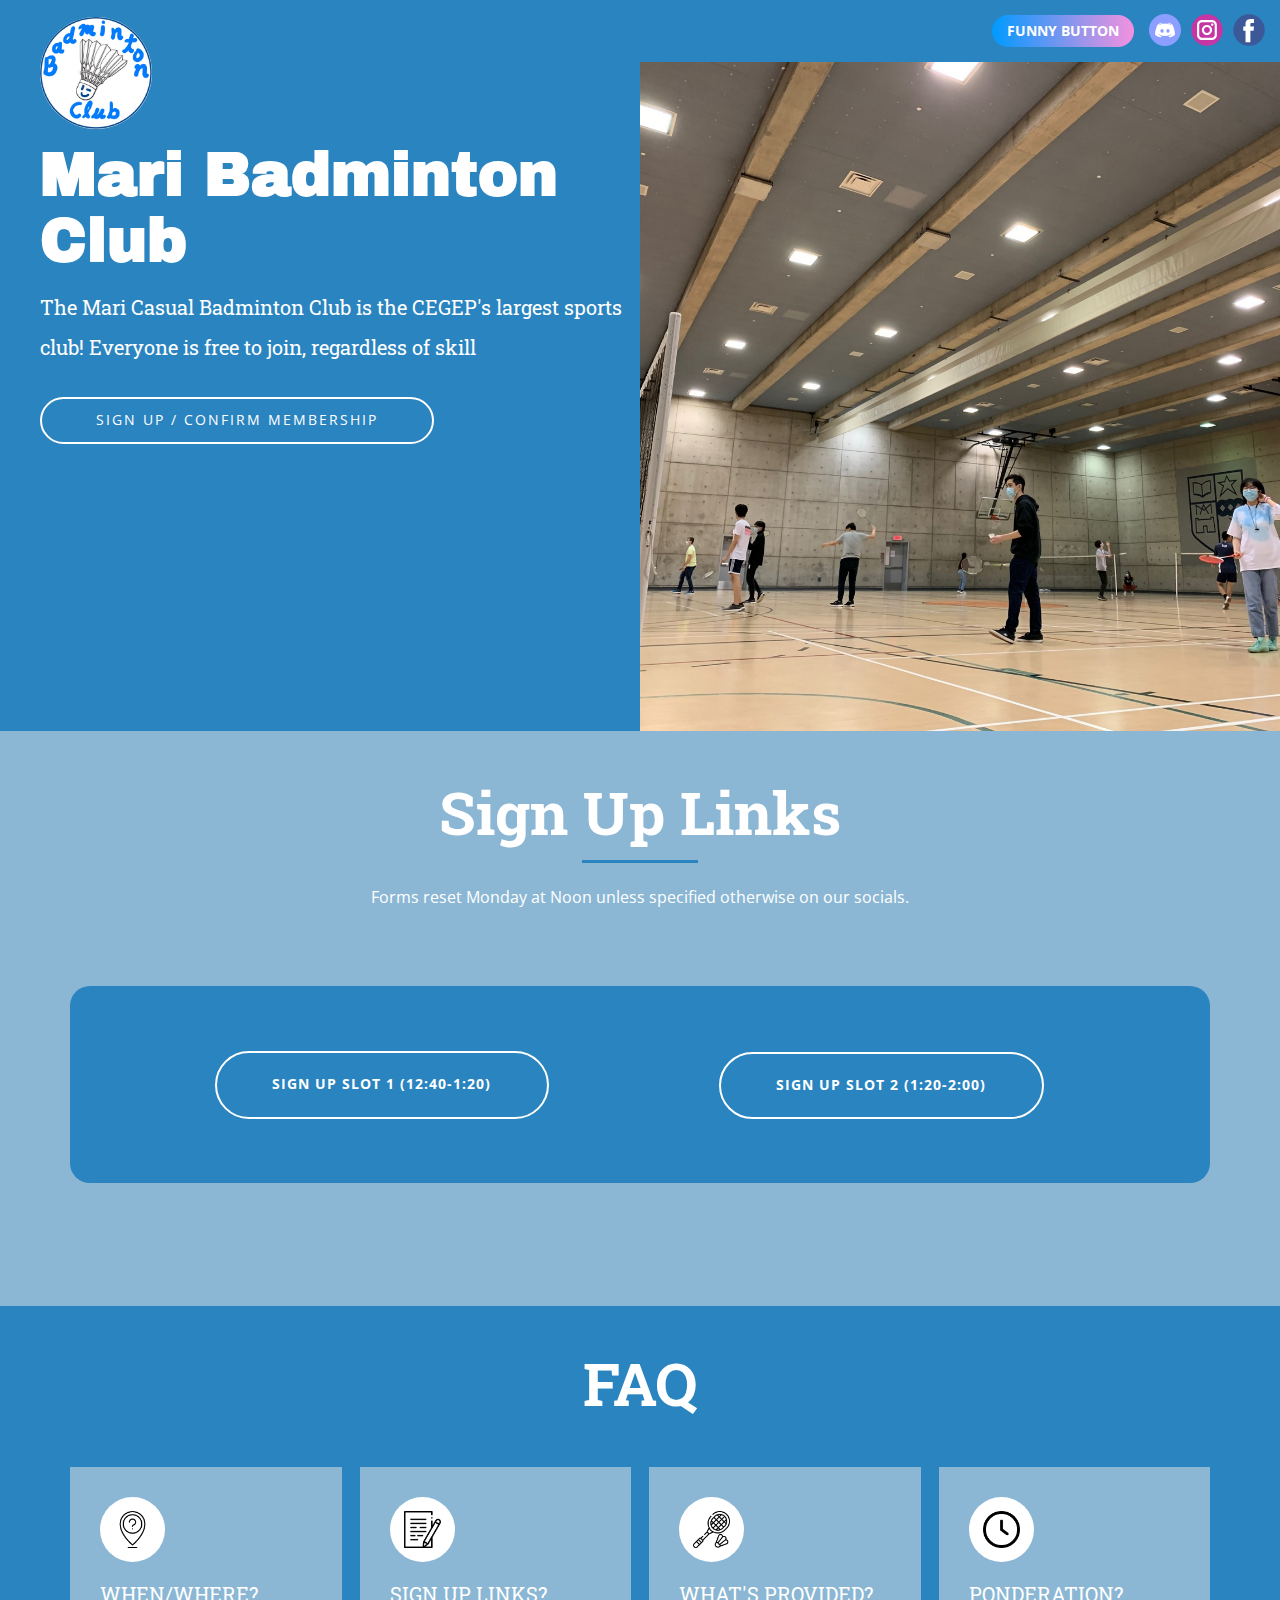
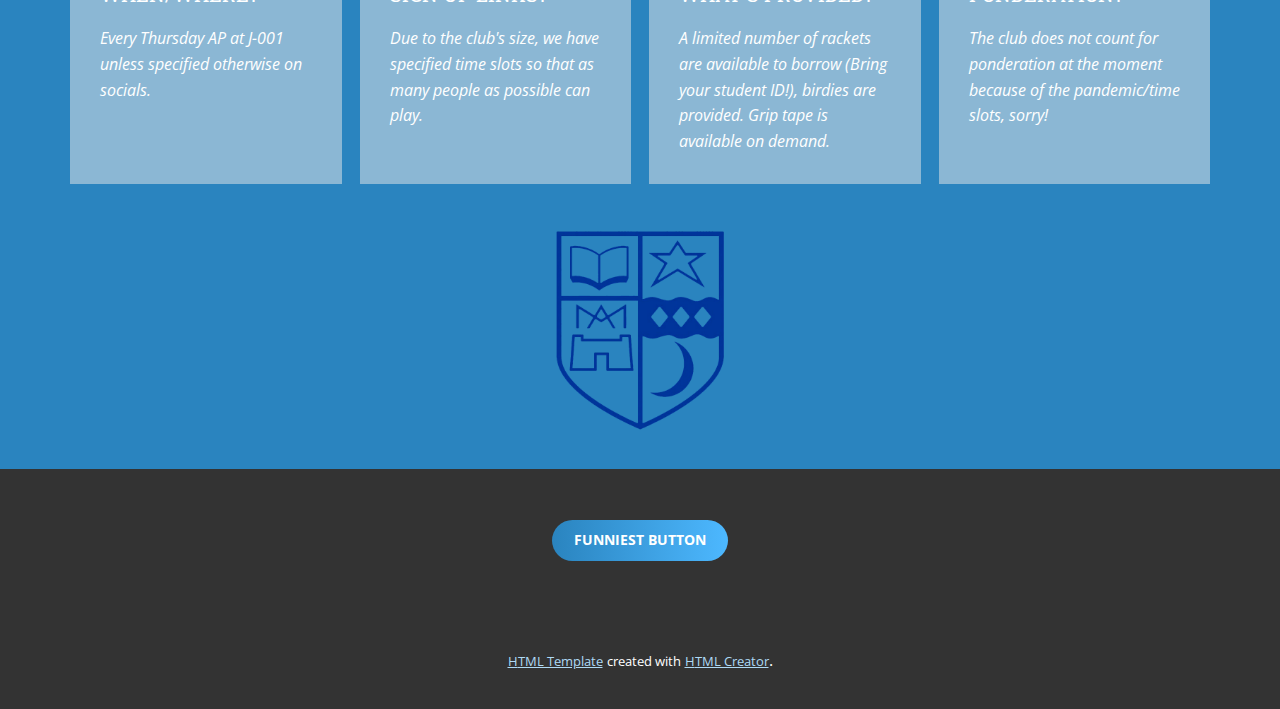
<file: index.html>
<!DOCTYPE html>
<html style="font-size: 16px;">
  <head>
    <meta name="viewport" content="width=device-width, initial-scale=1.0">
    <meta charset="utf-8">
    <meta name="keywords" content="Sport Club, About Gym, Our sports club is open!, Come workout with us, Membership Benefits, Contact Us">
    <meta name="description" content="">
    <meta name="page_type" content="np-template-header-footer-from-plugin">
    <title>Marianopolis Badminton Club</title>
    <link rel="stylesheet" href="nicepage.css" media="screen">
<link rel="stylesheet" href="Marianopolis-Badminton-Club.css" media="screen">
    <script class="u-script" type="text/javascript" src="jquery.js" defer=""></script>
    <script class="u-script" type="text/javascript" src="nicepage.js" defer=""></script>
    <meta name="generator" content="Nicepage 4.5.4, nicepage.com">
    <link id="u-theme-google-font" rel="stylesheet" href="https://fonts.googleapis.com/css?family=Roboto+Slab:100,200,300,400,500,600,700,800,900|Open+Sans:300,300i,400,400i,500,500i,600,600i,700,700i,800,800i">
    <link id="u-page-google-font" rel="stylesheet" href="https://fonts.googleapis.com/css?family=Archivo+Black:400">
    
    
    
    
    <script type="application/ld+json">{
		"@context": "http://schema.org",
		"@type": "Organization",
		"name": "",
		"sameAs": [
				"https://discord.gg/cXCWYd5EyZ",
				"https://instagram.com/maribadmintonclub?r=nametag",
				"https://www.facebook.com/groups/233192931981322/"
		]
}</script>
    <meta name="theme-color" content="#2a84bf">
    <meta property="og:title" content="Marianopolis Badminton Club">
    <meta property="og:type" content="website">
  </head>
  <body data-home-page="Marianopolis-Badminton-Club.html" data-home-page-title="Marianopolis Badminton Club" class="u-body u-custom-color-2 u-xl-mode"><header class="u-clearfix u-custom-color-2 u-header u-valign-middle u-header" id="sec-61e0"><div class="u-align-right u-container-style u-group u-group-1">
        <div class="u-container-layout">
          <div class="u-social-icons u-spacing-10 u-social-icons-1">
            <a class="u-social-url" target="_blank" data-type="Custom" title="Discord" href="https://discord.gg/cXCWYd5EyZ"><span class="u-file-icon u-icon u-social-custom u-social-icon u-icon-1"><img src="images/iu-21.png" alt=""></span>
            </a>
            <a class="u-social-url" title="instagram" target="_blank" href="https://instagram.com/maribadmintonclub?r=nametag"><span class="u-icon u-social-icon u-social-instagram u-icon-2"><svg class="u-svg-link" preserveAspectRatio="xMidYMin slice" viewBox="0 0 112 112" style=""><use xmlns:xlink="http://www.w3.org/1999/xlink" xlink:href="#svg-11bf"></use></svg><svg class="u-svg-content" viewBox="0 0 112 112" x="0" y="0" id="svg-11bf"><circle fill="currentColor" cx="56.1" cy="56.1" r="55"></circle><path fill="#FFFFFF" d="M55.9,38.2c-9.9,0-17.9,8-17.9,17.9C38,66,46,74,55.9,74c9.9,0,17.9-8,17.9-17.9C73.8,46.2,65.8,38.2,55.9,38.2
z M55.9,66.4c-5.7,0-10.3-4.6-10.3-10.3c-0.1-5.7,4.6-10.3,10.3-10.3c5.7,0,10.3,4.6,10.3,10.3C66.2,61.8,61.6,66.4,55.9,66.4z"></path><path fill="#FFFFFF" d="M74.3,33.5c-2.3,0-4.2,1.9-4.2,4.2s1.9,4.2,4.2,4.2s4.2-1.9,4.2-4.2S76.6,33.5,74.3,33.5z"></path><path fill="#FFFFFF" d="M73.1,21.3H38.6c-9.7,0-17.5,7.9-17.5,17.5v34.5c0,9.7,7.9,17.6,17.5,17.6h34.5c9.7,0,17.5-7.9,17.5-17.5V38.8
C90.6,29.1,82.7,21.3,73.1,21.3z M83,73.3c0,5.5-4.5,9.9-9.9,9.9H38.6c-5.5,0-9.9-4.5-9.9-9.9V38.8c0-5.5,4.5-9.9,9.9-9.9h34.5
c5.5,0,9.9,4.5,9.9,9.9V73.3z"></path></svg></span>
            </a>
            <a class="u-social-url" title="facebook" target="_blank" href="https://www.facebook.com/groups/233192931981322/"><span class="u-icon u-social-facebook u-social-icon u-icon-3"><svg class="u-svg-link" preserveAspectRatio="xMidYMin slice" viewBox="0 0 112 112" style=""><use xmlns:xlink="http://www.w3.org/1999/xlink" xlink:href="#svg-a2ab"></use></svg><svg class="u-svg-content" viewBox="0 0 112 112" x="0" y="0" id="svg-a2ab"><circle fill="currentColor" cx="56.1" cy="56.1" r="55"></circle><path fill="#FFFFFF" d="M73.5,31.6h-9.1c-1.4,0-3.6,0.8-3.6,3.9v8.5h12.6L72,58.3H60.8v40.8H43.9V58.3h-8V43.9h8v-9.2
c0-6.7,3.1-17,17-17h12.5v13.9H73.5z"></path></svg></span>
            </a>
          </div>
          <a href="https://www.youtube.com/shorts/AWOyEIuVzzQ" class="u-border-none u-btn u-btn-round u-button-style u-gradient u-none u-radius-50 u-text-body-alt-color u-btn-1" target="_blank">Funny button</a>
        </div>
      </div></header> 
    <section class="u-clearfix u-valign-middle-lg u-valign-middle-xl u-section-1" id="carousel_bebf">
      <div class="u-clearfix u-expanded-width u-layout-wrap u-layout-wrap-1">
        <div class="u-layout">
          <div class="u-layout-row">
            <div class="u-container-style u-custom-color-2 u-layout-cell u-size-30-xl u-size-31-lg u-size-33-md u-size-33-sm u-size-33-xs u-layout-cell-1">
              <div class="u-container-layout u-valign-bottom-xs u-container-layout-1">
                <div class="u-align-left-xs u-image u-image-circle u-preserve-proportions u-image-1" alt="" data-image-width="1370" data-image-height="1370"></div>
                <h1 class="u-custom-font u-text u-text-body-alt-color u-text-1">Mari Badminton Club</h1>
                <p class="u-custom-font u-heading-font u-text u-text-2"> The Mari Casual Badminton Club is the CEGEP's largest sports club! Everyone is free to join, regardless of skill</p>
                <a href="https://forms.gle/B1RVdjzQc3L1shP78" class="u-border-2 u-border-active-white u-border-hover-white u-border-white u-btn u-btn-round u-button-style u-hover-custom-color-2 u-none u-radius-50 u-text-active-white u-text-body-alt-color u-text-hover-white u-btn-1" target="_blank">Sign Up / Confirm Membership<br>
                </a>
              </div>
            </div>
            <div class="u-container-style u-image u-layout-cell u-size-27-md u-size-27-sm u-size-27-xs u-size-29-lg u-size-30-xl u-image-2" data-image-width="4032" data-image-height="3024">
              <div class="u-container-layout u-valign-bottom-md u-valign-bottom-sm u-valign-bottom-xs u-container-layout-2"></div>
            </div>
          </div>
        </div>
      </div>
    </section>
    <section class="u-align-center u-clearfix u-custom-color-3 u-section-2" id="carousel_9475">
      <div class="u-clearfix u-sheet u-sheet-1">
        <h1 class="u-text u-text-1">Sign Up Links</h1>
        <div class="u-border-3 u-border-custom-color-2 u-line u-line-horizontal u-line-1"></div>
        <p class="u-text u-text-2">Forms reset Monday at Noon unless specified otherwise on our socials.</p>
        <div class="u-custom-color-2 u-expanded-width u-radius-20 u-shape u-shape-round u-shape-1"></div>
        <div class="u-clearfix u-expanded-width-md u-expanded-width-sm u-expanded-width-xs u-gutter-30 u-layout-wrap u-layout-wrap-1">
          <div class="u-layout" style="">
            <div class="u-layout-row" style="">
              <div class="u-container-style u-layout-cell u-left-cell u-size-60 u-layout-cell-1">
                <div class="u-container-layout u-container-layout-1">
                  <a href="https://forms.gle/CXZEc7ZyULWpKuLK6" class="u-border-2 u-border-hover-white u-border-white u-btn u-btn-round u-button-style u-none u-radius-50 u-btn-1" target="_blank">Sign up slot 1 (12:40-1:20)</a>
                  <a href="https://forms.gle/Vssh97PdJcnuQFZB7" class="u-border-2 u-border-hover-white u-border-white u-btn u-btn-round u-button-style u-none u-radius-50 u-btn-2" target="_blank"> Sign up slot 2 (1:20-2:00)</a>
                </div>
              </div>
            </div>
          </div>
        </div>
      </div>
    </section>
    <section class="u-align-center u-clearfix u-custom-color-2 u-section-3" id="carousel_7eb9">
      <div class="u-clearfix u-sheet u-sheet-1">
        <h1 class="u-text u-text-1">FAQ</h1>
        <div class="u-expanded-width u-list u-list-1">
          <div class="u-repeater u-repeater-1">
            <div class="u-align-left u-container-style u-custom-color-3 u-list-item u-repeater-item u-list-item-1">
              <div class="u-container-layout u-similar-container u-container-layout-1"><span class="u-file-icon u-icon u-icon-circle u-spacing-14 u-white u-icon-1"><img src="images/309173.png" alt=""></span>
                <h5 class="u-text u-text-2">When/Where?</h5>
                <p class="u-text u-text-3">Every Thursday AP at J-001 unless specified otherwise on socials.</p>
              </div>
            </div>
            <div class="u-align-left u-container-style u-custom-color-3 u-list-item u-repeater-item u-list-item-2">
              <div class="u-container-layout u-similar-container u-container-layout-2"><span class="u-file-icon u-icon u-icon-circle u-spacing-14 u-white u-icon-2"><img src="images/3447545.png" alt=""></span>
                <h5 class="u-text u-text-4">Sign up links?</h5>
                <p class="u-text u-text-5">Due to the club's size, we have specified time slots so that as many people as possible can play.</p>
              </div>
            </div>
            <div class="u-align-left u-container-style u-custom-color-3 u-list-item u-repeater-item u-list-item-3">
              <div class="u-container-layout u-similar-container u-container-layout-3"><span class="u-file-icon u-icon u-icon-circle u-spacing-14 u-white u-icon-3"><img src="images/2633874.png" alt=""></span>
                <h5 class="u-text u-text-6">What's Provided?</h5>
                <p class="u-text u-text-7">A limited number of rackets are available to borrow (Bring your student ID!), birdies are provided. Grip tape is available on demand.</p>
              </div>
            </div>
            <div class="u-align-left u-container-style u-custom-color-3 u-list-item u-repeater-item u-list-item-4">
              <div class="u-container-layout u-similar-container u-container-layout-4"><span class="u-file-icon u-icon u-icon-circle u-spacing-14 u-white u-icon-4"><img src="images/992700.png" alt=""></span>
                <h5 class="u-text u-text-8">Ponderation?</h5>
                <p class="u-text u-text-9">The club does not count for ponderation at the moment because of the pandemic/time slots, sorry!</p>
              </div>
            </div>
          </div>
        </div>
        <img class="u-image u-image-default u-preserve-proportions u-image-1" src="images/iu-41.png" alt="" data-image-width="1280" data-image-height="1280">
      </div>
    </section>
    
    
    <footer class="u-align-center u-clearfix u-footer u-grey-80 u-footer" id="sec-41c3"><div class="u-align-left u-clearfix u-sheet u-valign-middle u-sheet-1">
        <a href="https://www.youtube.com/watch?v=dQw4w9WgXcQ" class="u-btn u-btn-round u-button-style u-gradient u-none u-radius-50 u-text-body-alt-color u-btn-1" target="_blank">Funniest button</a>
      </div></footer>
    <section class="u-backlink u-clearfix u-grey-80">
      <a class="u-link" href="https://nicepage.com/html-templates" target="_blank">
        <span>HTML Template</span>
      </a>
      <p class="u-text">
        <span>created with</span>
      </p>
      <a class="u-link" href="https://nicepage.com/html-website-builder" target="_blank">
        <span>HTML Creator</span>
      </a>. 
    </section><span style="height: 64px; width: 64px; margin-left: 0px; margin-right: auto; margin-top: 0px; right: 35px; bottom: 35px;" class="u-back-to-top u-border-2 u-border-white u-hidden-xs u-icon u-icon-circle u-opacity u-opacity-85 u-spacing-10 u-text-white" data-href="#">
        <svg class="u-svg-link" preserveAspectRatio="xMidYMin slice" viewBox="0 0 551.13 551.13"><use xmlns:xlink="http://www.w3.org/1999/xlink" xlink:href="#svg-1d98"></use></svg>
        <svg class="u-svg-content" enable-background="new 0 0 551.13 551.13" viewBox="0 0 551.13 551.13" xmlns="http://www.w3.org/2000/svg" id="svg-1d98"><path d="m275.565 189.451 223.897 223.897h51.668l-275.565-275.565-275.565 275.565h51.668z"></path></svg>
    </span>
  </body>
</html>
</file>
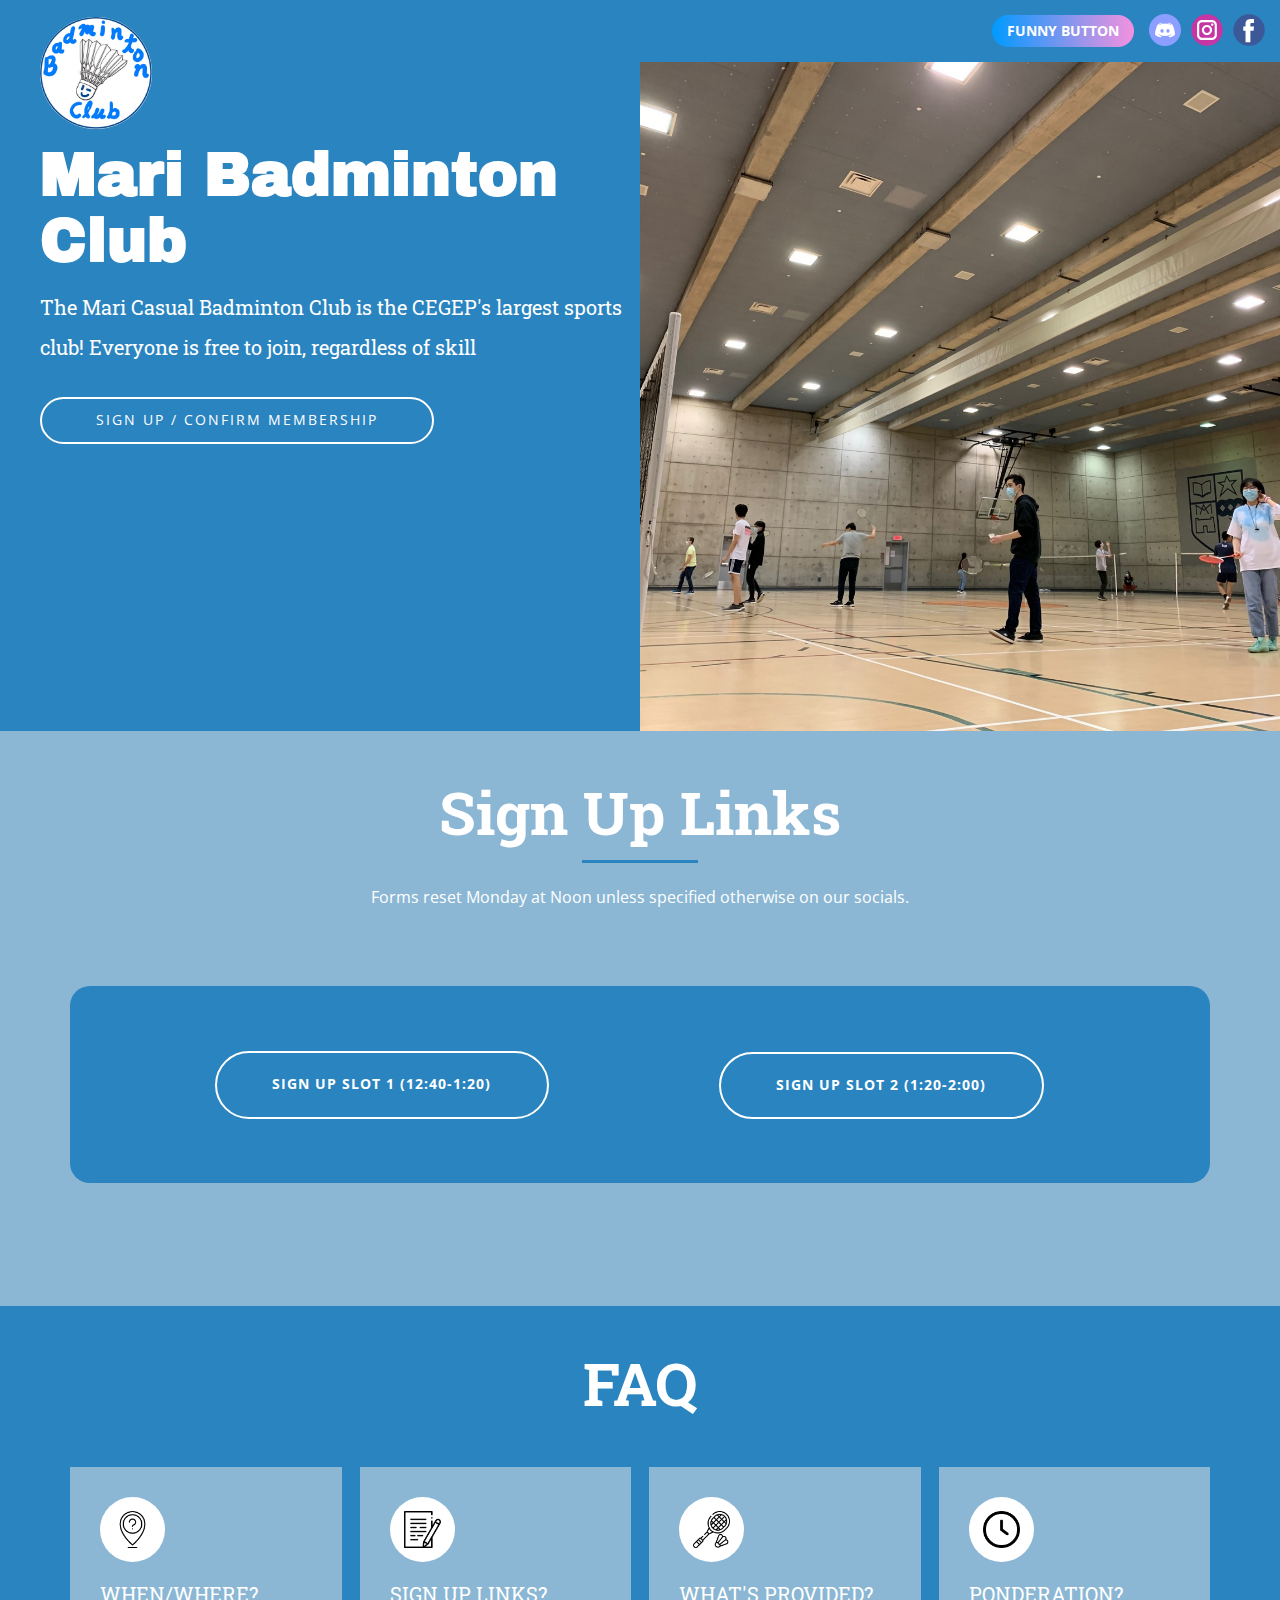
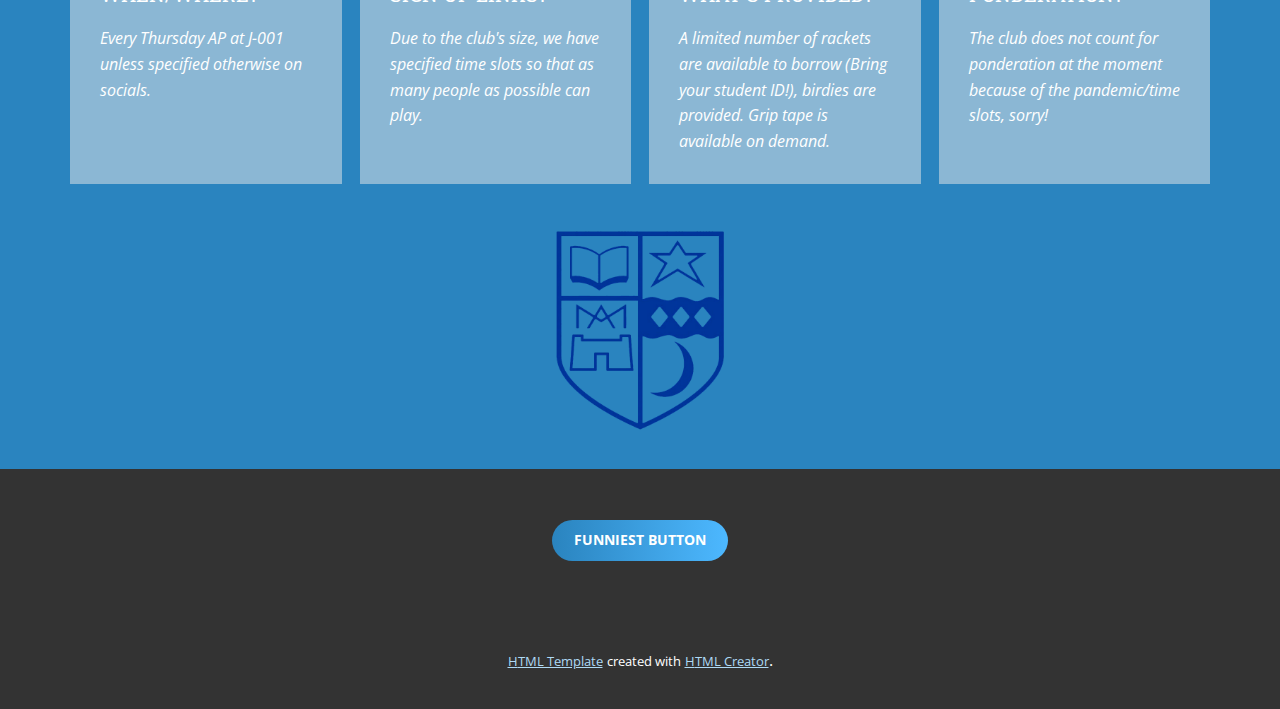
<file: Marianopolis-Badminton-Club.html>
<!DOCTYPE html>
<html style="font-size: 16px;">
  <head>
    <meta name="viewport" content="width=device-width, initial-scale=1.0">
    <meta charset="utf-8">
    <meta name="keywords" content="Sport Club, About Gym, Our sports club is open!, Come workout with us, Membership Benefits, Contact Us">
    <meta name="description" content="">
    <meta name="page_type" content="np-template-header-footer-from-plugin">
    <title>Marianopolis Badminton Club</title>
    <link rel="stylesheet" href="nicepage.css" media="screen">
<link rel="stylesheet" href="Marianopolis-Badminton-Club.css" media="screen">
    <script class="u-script" type="text/javascript" src="jquery.js" defer=""></script>
    <script class="u-script" type="text/javascript" src="nicepage.js" defer=""></script>
    <meta name="generator" content="Nicepage 4.5.4, nicepage.com">
    <link id="u-theme-google-font" rel="stylesheet" href="https://fonts.googleapis.com/css?family=Roboto+Slab:100,200,300,400,500,600,700,800,900|Open+Sans:300,300i,400,400i,500,500i,600,600i,700,700i,800,800i">
    <link id="u-page-google-font" rel="stylesheet" href="https://fonts.googleapis.com/css?family=Archivo+Black:400">
    
    
    
    
    <script type="application/ld+json">{
		"@context": "http://schema.org",
		"@type": "Organization",
		"name": "",
		"sameAs": [
				"https://discord.gg/cXCWYd5EyZ",
				"https://instagram.com/maribadmintonclub?r=nametag",
				"https://www.facebook.com/groups/233192931981322/"
		]
}</script>
    <meta name="theme-color" content="#2a84bf">
    <meta property="og:title" content="Marianopolis Badminton Club">
    <meta property="og:type" content="website">
  </head>
  <body class="u-body u-custom-color-2 u-xl-mode"><header class="u-clearfix u-custom-color-2 u-header u-valign-middle u-header" id="sec-61e0"><div class="u-align-right u-container-style u-group u-group-1">
        <div class="u-container-layout">
          <div class="u-social-icons u-spacing-10 u-social-icons-1">
            <a class="u-social-url" target="_blank" data-type="Custom" title="Discord" href="https://discord.gg/cXCWYd5EyZ"><span class="u-file-icon u-icon u-social-custom u-social-icon u-icon-1"><img src="images/iu-21.png" alt=""></span>
            </a>
            <a class="u-social-url" title="instagram" target="_blank" href="https://instagram.com/maribadmintonclub?r=nametag"><span class="u-icon u-social-icon u-social-instagram u-icon-2"><svg class="u-svg-link" preserveAspectRatio="xMidYMin slice" viewBox="0 0 112 112" style=""><use xmlns:xlink="http://www.w3.org/1999/xlink" xlink:href="#svg-11bf"></use></svg><svg class="u-svg-content" viewBox="0 0 112 112" x="0" y="0" id="svg-11bf"><circle fill="currentColor" cx="56.1" cy="56.1" r="55"></circle><path fill="#FFFFFF" d="M55.9,38.2c-9.9,0-17.9,8-17.9,17.9C38,66,46,74,55.9,74c9.9,0,17.9-8,17.9-17.9C73.8,46.2,65.8,38.2,55.9,38.2
z M55.9,66.4c-5.7,0-10.3-4.6-10.3-10.3c-0.1-5.7,4.6-10.3,10.3-10.3c5.7,0,10.3,4.6,10.3,10.3C66.2,61.8,61.6,66.4,55.9,66.4z"></path><path fill="#FFFFFF" d="M74.3,33.5c-2.3,0-4.2,1.9-4.2,4.2s1.9,4.2,4.2,4.2s4.2-1.9,4.2-4.2S76.6,33.5,74.3,33.5z"></path><path fill="#FFFFFF" d="M73.1,21.3H38.6c-9.7,0-17.5,7.9-17.5,17.5v34.5c0,9.7,7.9,17.6,17.5,17.6h34.5c9.7,0,17.5-7.9,17.5-17.5V38.8
C90.6,29.1,82.7,21.3,73.1,21.3z M83,73.3c0,5.5-4.5,9.9-9.9,9.9H38.6c-5.5,0-9.9-4.5-9.9-9.9V38.8c0-5.5,4.5-9.9,9.9-9.9h34.5
c5.5,0,9.9,4.5,9.9,9.9V73.3z"></path></svg></span>
            </a>
            <a class="u-social-url" title="facebook" target="_blank" href="https://www.facebook.com/groups/233192931981322/"><span class="u-icon u-social-facebook u-social-icon u-icon-3"><svg class="u-svg-link" preserveAspectRatio="xMidYMin slice" viewBox="0 0 112 112" style=""><use xmlns:xlink="http://www.w3.org/1999/xlink" xlink:href="#svg-a2ab"></use></svg><svg class="u-svg-content" viewBox="0 0 112 112" x="0" y="0" id="svg-a2ab"><circle fill="currentColor" cx="56.1" cy="56.1" r="55"></circle><path fill="#FFFFFF" d="M73.5,31.6h-9.1c-1.4,0-3.6,0.8-3.6,3.9v8.5h12.6L72,58.3H60.8v40.8H43.9V58.3h-8V43.9h8v-9.2
c0-6.7,3.1-17,17-17h12.5v13.9H73.5z"></path></svg></span>
            </a>
          </div>
          <a href="https://www.youtube.com/shorts/AWOyEIuVzzQ" class="u-border-none u-btn u-btn-round u-button-style u-gradient u-none u-radius-50 u-text-body-alt-color u-btn-1" target="_blank">Funny button</a>
        </div>
      </div></header> 
    <section class="u-clearfix u-valign-middle-lg u-valign-middle-xl u-section-1" id="carousel_bebf">
      <div class="u-clearfix u-expanded-width u-layout-wrap u-layout-wrap-1">
        <div class="u-layout">
          <div class="u-layout-row">
            <div class="u-container-style u-custom-color-2 u-layout-cell u-size-30-xl u-size-31-lg u-size-33-md u-size-33-sm u-size-33-xs u-layout-cell-1">
              <div class="u-container-layout u-valign-bottom-xs u-container-layout-1">
                <div class="u-align-left-xs u-image u-image-circle u-preserve-proportions u-image-1" alt="" data-image-width="1370" data-image-height="1370"></div>
                <h1 class="u-custom-font u-text u-text-body-alt-color u-text-1">Mari Badminton Club</h1>
                <p class="u-custom-font u-heading-font u-text u-text-2"> The Mari Casual Badminton Club is the CEGEP's largest sports club! Everyone is free to join, regardless of skill</p>
                <a href="https://forms.gle/B1RVdjzQc3L1shP78" class="u-border-2 u-border-active-white u-border-hover-white u-border-white u-btn u-btn-round u-button-style u-hover-custom-color-2 u-none u-radius-50 u-text-active-white u-text-body-alt-color u-text-hover-white u-btn-1" target="_blank">Sign Up / Confirm Membership<br>
                </a>
              </div>
            </div>
            <div class="u-container-style u-image u-layout-cell u-size-27-md u-size-27-sm u-size-27-xs u-size-29-lg u-size-30-xl u-image-2" data-image-width="4032" data-image-height="3024">
              <div class="u-container-layout u-valign-bottom-md u-valign-bottom-sm u-valign-bottom-xs u-container-layout-2"></div>
            </div>
          </div>
        </div>
      </div>
    </section>
    <section class="u-align-center u-clearfix u-custom-color-3 u-section-2" id="carousel_9475">
      <div class="u-clearfix u-sheet u-sheet-1">
        <h1 class="u-text u-text-1">Sign Up Links</h1>
        <div class="u-border-3 u-border-custom-color-2 u-line u-line-horizontal u-line-1"></div>
        <p class="u-text u-text-2">Forms reset Monday at Noon unless specified otherwise on our socials.</p>
        <div class="u-custom-color-2 u-expanded-width u-radius-20 u-shape u-shape-round u-shape-1"></div>
        <div class="u-clearfix u-expanded-width-md u-expanded-width-sm u-expanded-width-xs u-gutter-30 u-layout-wrap u-layout-wrap-1">
          <div class="u-layout" style="">
            <div class="u-layout-row" style="">
              <div class="u-container-style u-layout-cell u-left-cell u-size-60 u-layout-cell-1">
                <div class="u-container-layout u-container-layout-1">
                  <a href="https://forms.gle/CXZEc7ZyULWpKuLK6" class="u-border-2 u-border-hover-white u-border-white u-btn u-btn-round u-button-style u-none u-radius-50 u-btn-1" target="_blank">Sign up slot 1 (12:40-1:20)</a>
                  <a href="https://forms.gle/Vssh97PdJcnuQFZB7" class="u-border-2 u-border-hover-white u-border-white u-btn u-btn-round u-button-style u-none u-radius-50 u-btn-2" target="_blank"> Sign up slot 2 (1:20-2:00)</a>
                </div>
              </div>
            </div>
          </div>
        </div>
      </div>
    </section>
    <section class="u-align-center u-clearfix u-custom-color-2 u-section-3" id="carousel_7eb9">
      <div class="u-clearfix u-sheet u-sheet-1">
        <h1 class="u-text u-text-1">FAQ</h1>
        <div class="u-expanded-width u-list u-list-1">
          <div class="u-repeater u-repeater-1">
            <div class="u-align-left u-container-style u-custom-color-3 u-list-item u-repeater-item u-list-item-1">
              <div class="u-container-layout u-similar-container u-container-layout-1"><span class="u-file-icon u-icon u-icon-circle u-spacing-14 u-white u-icon-1"><img src="images/309173.png" alt=""></span>
                <h5 class="u-text u-text-2">When/Where?</h5>
                <p class="u-text u-text-3">Every Thursday AP at J-001 unless specified otherwise on socials.</p>
              </div>
            </div>
            <div class="u-align-left u-container-style u-custom-color-3 u-list-item u-repeater-item u-list-item-2">
              <div class="u-container-layout u-similar-container u-container-layout-2"><span class="u-file-icon u-icon u-icon-circle u-spacing-14 u-white u-icon-2"><img src="images/3447545.png" alt=""></span>
                <h5 class="u-text u-text-4">Sign up links?</h5>
                <p class="u-text u-text-5">Due to the club's size, we have specified time slots so that as many people as possible can play.</p>
              </div>
            </div>
            <div class="u-align-left u-container-style u-custom-color-3 u-list-item u-repeater-item u-list-item-3">
              <div class="u-container-layout u-similar-container u-container-layout-3"><span class="u-file-icon u-icon u-icon-circle u-spacing-14 u-white u-icon-3"><img src="images/2633874.png" alt=""></span>
                <h5 class="u-text u-text-6">What's Provided?</h5>
                <p class="u-text u-text-7">A limited number of rackets are available to borrow (Bring your student ID!), birdies are provided. Grip tape is available on demand.</p>
              </div>
            </div>
            <div class="u-align-left u-container-style u-custom-color-3 u-list-item u-repeater-item u-list-item-4">
              <div class="u-container-layout u-similar-container u-container-layout-4"><span class="u-file-icon u-icon u-icon-circle u-spacing-14 u-white u-icon-4"><img src="images/992700.png" alt=""></span>
                <h5 class="u-text u-text-8">Ponderation?</h5>
                <p class="u-text u-text-9">The club does not count for ponderation at the moment because of the pandemic/time slots, sorry!</p>
              </div>
            </div>
          </div>
        </div>
        <img class="u-image u-image-default u-preserve-proportions u-image-1" src="images/iu-41.png" alt="" data-image-width="1280" data-image-height="1280">
      </div>
    </section>
    
    
    <footer class="u-align-center u-clearfix u-footer u-grey-80 u-footer" id="sec-41c3"><div class="u-align-left u-clearfix u-sheet u-valign-middle u-sheet-1">
        <a href="https://www.youtube.com/watch?v=dQw4w9WgXcQ" class="u-btn u-btn-round u-button-style u-gradient u-none u-radius-50 u-text-body-alt-color u-btn-1" target="_blank">Funniest button</a>
      </div></footer>
    <section class="u-backlink u-clearfix u-grey-80">
      <a class="u-link" href="https://nicepage.com/html-templates" target="_blank">
        <span>HTML Template</span>
      </a>
      <p class="u-text">
        <span>created with</span>
      </p>
      <a class="u-link" href="https://nicepage.com/html-website-builder" target="_blank">
        <span>HTML Creator</span>
      </a>. 
    </section><span style="height: 64px; width: 64px; margin-left: 0px; margin-right: auto; margin-top: 0px; right: 35px; bottom: 35px;" class="u-back-to-top u-border-2 u-border-white u-hidden-xs u-icon u-icon-circle u-opacity u-opacity-85 u-spacing-10 u-text-white" data-href="#">
        <svg class="u-svg-link" preserveAspectRatio="xMidYMin slice" viewBox="0 0 551.13 551.13"><use xmlns:xlink="http://www.w3.org/1999/xlink" xlink:href="#svg-1d98"></use></svg>
        <svg class="u-svg-content" enable-background="new 0 0 551.13 551.13" viewBox="0 0 551.13 551.13" xmlns="http://www.w3.org/2000/svg" id="svg-1d98"><path d="m275.565 189.451 223.897 223.897h51.668l-275.565-275.565-275.565 275.565h51.668z"></path></svg>
    </span>
  </body>
</html>
</file>
